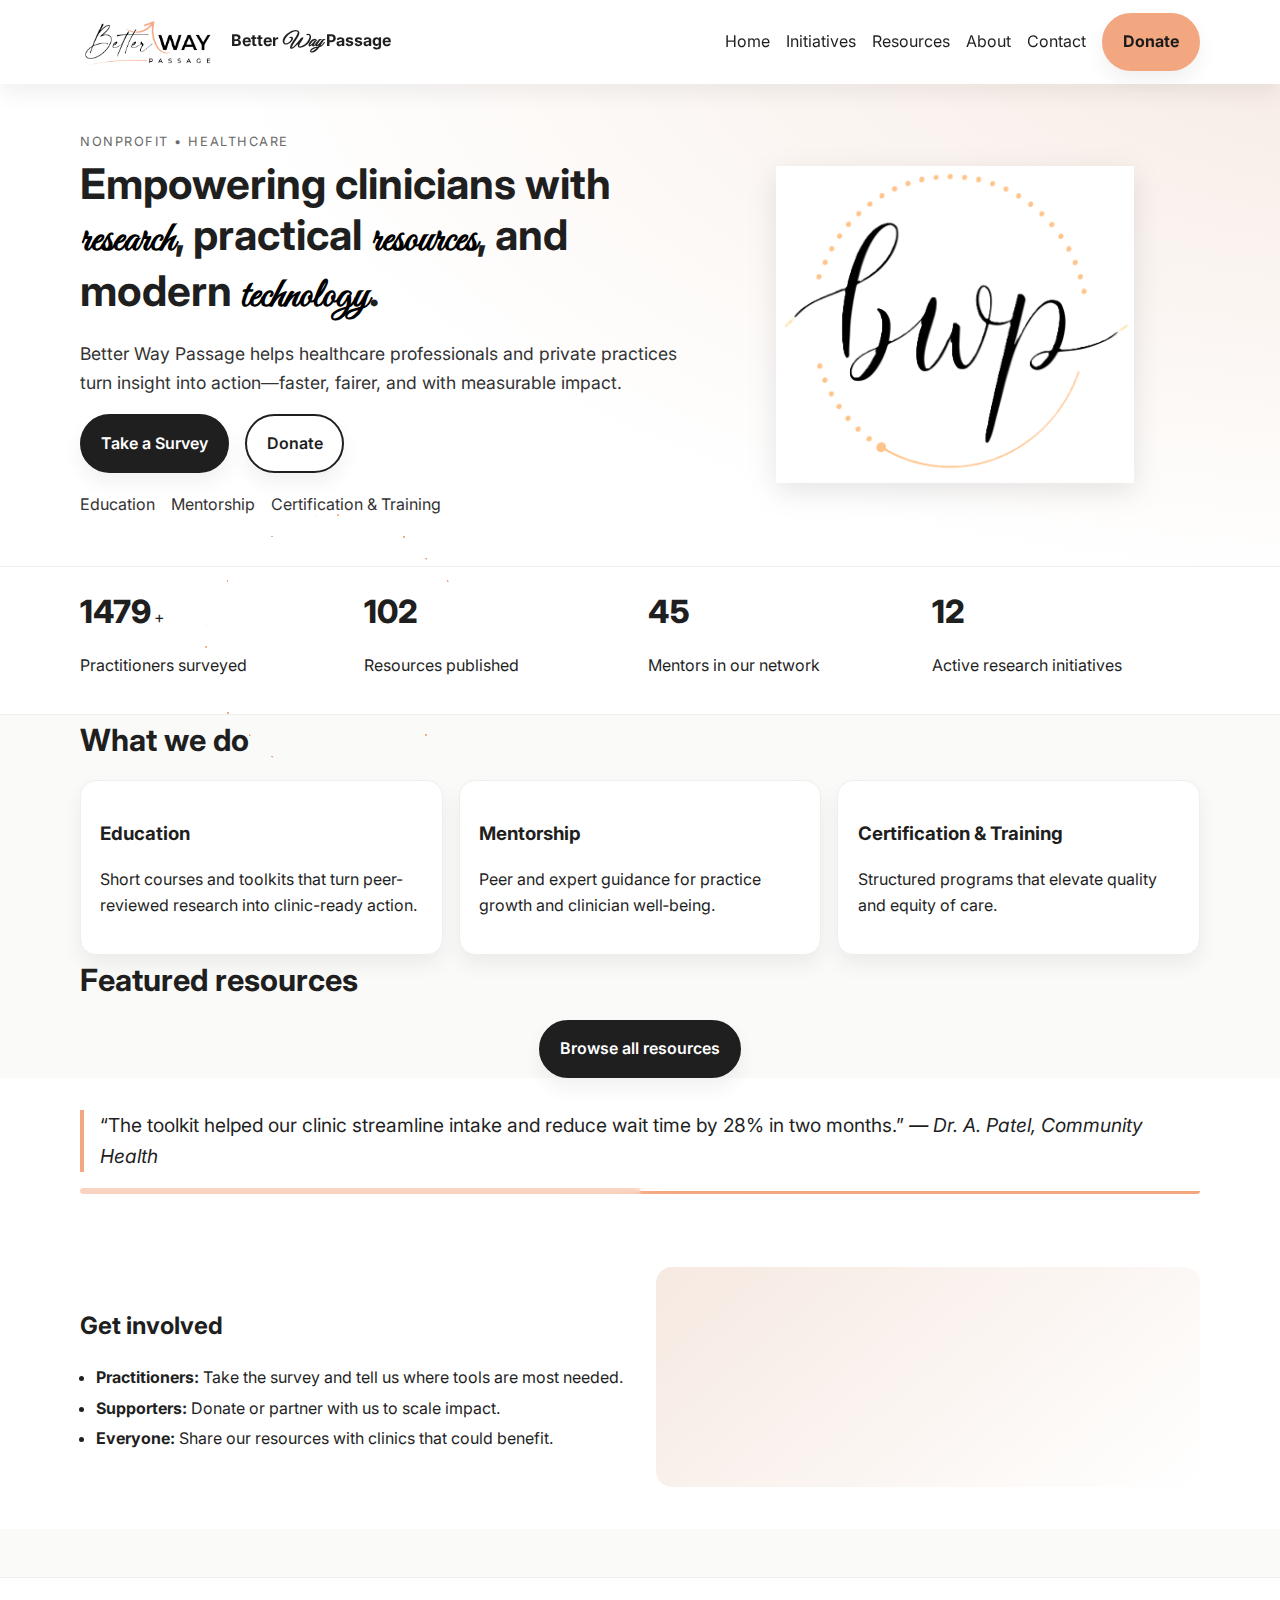
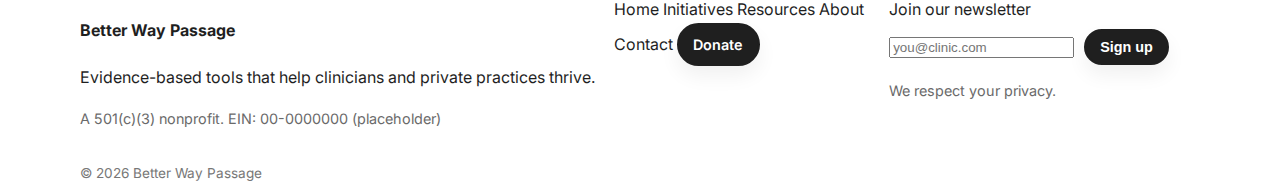
<file: index.html>
<!doctype html>
<html lang="en">
<head>
  <meta charset="utf-8" />
  <meta name="viewport" content="width=device-width, initial-scale=1" />
  <title>Better Way Passage</title>
  <meta name="description" content="Better Way Passage turns research into practical tools—education, mentorship, and training—for clinicians and practices." />
  <meta property="og:title" content="Better Way Passage" />
  <meta property="og:description" content="Empowering clinicians and private practices through research, resources, and technology." />
  <meta property="og:type" content="website" />
  <meta property="og:image" content="img/bwp_wordmark_header.png" />
  <link rel="preconnect" href="https://fonts.gstatic.com" crossorigin>
  <link href="https://fonts.googleapis.com/css2?family=Great+Vibes&family=Inter:wght@300;400;500;600;700;800&display=swap" rel="stylesheet">
  <link rel="stylesheet" href="css/style.css" />
  <link rel="icon" href="img/favicon.png" />
  <link rel="canonical" href="https://bwpinc.org/" />

  <script type="application/ld+json">{"@context": "https://schema.org", "@type": "Organization", "name": "Better Way Passage", "url": "https://bwpinc.org/", "logo": "img/bwp_wordmark_header.png", "sameAs": []}</script>
</head>
<body>
<a class="skip-link" href="#main">Skip to content</a>
<header class="site-header">
  <div class="container nav">
    <a class="brand" href="index.html">
      <img src="img/bwp_wordmark_header.png" alt="Better Way Passage logo" />
      <span class="brand-text">Better <em>Way</em> Passage</span>
    </a>
    <button class="nav-toggle" aria-expanded="false" aria-controls="menu" aria-label="Toggle navigation">
      <span></span><span></span><span></span>
    </button>
    <nav id="menu" class="menu" aria-label="Main">
      <a href="index.html">Home</a>
      <a href="initiatives.html">Initiatives</a>
      <a href="resources.html">Resources</a>
      <a href="about.html">About</a>
      <a href="contact.html">Contact</a>
      <a class="btn donate" href="donate.html">Donate</a>
    </nav>
  </div>
</header>
<main id="main">

<section class="hero">
  <div class="container hero-inner">
    <div class="hero-copy">
      <p class="eyebrow">Nonprofit • Healthcare</p>
      <h1>Empowering clinicians with <span class="accent">research</span>, practical <span class="accent">resources</span>, and modern <span class="accent">technology</span>.</h1>
      <p class="lead">Better Way Passage helps healthcare professionals and private practices turn insight into action—faster, fairer, and with measurable impact.</p>
      <div class="cta-row">
        <a href="survey.html" class="btn">Take a Survey</a>
        <a href="donate.html" class="btn outline">Donate</a>
      </div>
      <ul class="checks">
        <li>Education</li>
        <li>Mentorship</li>
        <li>Certification & Training</li>
      </ul>
    </div>
    <div class="hero-art" aria-hidden="true"><img class="hero-logo reveal" src="img/bwp_logo_hero.png" alt="" /></div>
      <div class="dots"></div>
    </div>
  </div>
</section>

<section class="stats">
  <div class="container stat-grid">
    <div><span class="num" data-target="2300">0</span><span class="suffix">+</span><p>Practitioners surveyed</p></div>
    <div><span class="num" data-target="120">0</span><p>Resources published</p></div>
    <div><span class="num" data-target="45">0</span><p>Mentors in our network</p></div>
    <div><span class="num" data-target="12">0</span><p>Active research initiatives</p></div>
  </div>
</section>

<section class="what-we-do">
  <div class="container">
    <h2 class="section-title">What we do</h2>
    <div class="card-grid">
      <a class="card" href="initiatives.html#education">
        <h3>Education</h3>
        <p>Short courses and toolkits that turn peer-reviewed research into clinic-ready action.</p>
      </a>
      <a class="card" href="initiatives.html#mentorship">
        <h3>Mentorship</h3>
        <p>Peer and expert guidance for practice growth and clinician well‑being.</p>
      </a>
      <a class="card" href="initiatives.html#certification">
        <h3>Certification & Training</h3>
        <p>Structured programs that elevate quality and equity of care.</p>
      </a>
    </div>
  </div>
</section>

<section class="featured-resources">
  <div class="container">
    <h2 class="section-title">Featured resources</h2>
    <div id="featured-resources" class="card-grid"></div>
    <div class="center"><a class="btn" href="resources.html">Browse all resources</a></div>
  </div>
</section>

<section class="story">
  <div class="container story-inner">
    <blockquote>
      “The toolkit helped our clinic streamline intake and reduce wait time by 28% in two months.”
      <cite>— Dr. A. Patel, Community Health</cite>
    </blockquote>
    <div class="curve" aria-hidden="true"></div>
  </div>
</section>


<section class="section-block alt">
  <div class="container two-col">
    <div>
      <h2>Get involved</h2>
      <ul class="list">
        <li><strong>Practitioners:</strong> <a href="survey.html">Take the survey</a> and tell us where tools are most needed.</li>
        <li><strong>Supporters:</strong> <a href="donate.html">Donate</a> or <a href="contact.html">partner with us</a> to scale impact.</li>
        <li><strong>Everyone:</strong> Share our resources with clinics that could benefit.</li>
      </ul>
    </div>
    <div class="panel"></div>
  </div>
</section>

</main>
<footer class="site-footer">
  <div class="container footer-grid">
    <div>
      <h4>Better Way Passage</h4>
      <p>Evidence-based tools that help clinicians and private practices thrive.</p>
      <p class="fine">A 501(c)(3) nonprofit. EIN: 00-0000000 (placeholder)</p>
    </div>
    <nav aria-label="Footer">
      <a href="index.html">Home</a>
      <a href="initiatives.html">Initiatives</a>
      <a href="resources.html">Resources</a>
      <a href="about.html">About</a>
      <a href="contact.html">Contact</a>
      <a href="donate.html" class="btn small">Donate</a>
    </nav>
    <form class="newsletter" action="#" method="post" onsubmit="return subscribeEmail(event)">
      <label for="newsletter-email">Join our newsletter</label>
      <div class="row">
        <input id="newsletter-email" name="email" type="email" placeholder="you@clinic.com" required />
        <button class="btn small" type="submit">Sign up</button>
      </div>
      <p class="fine">We respect your privacy.</p>
    </form>
  </div>
  <div class="container tiny">© <span id="year"></span> Better Way Passage</div>
</footer>
<script src="js/main.js"></script>
</body>
</html>
</file>
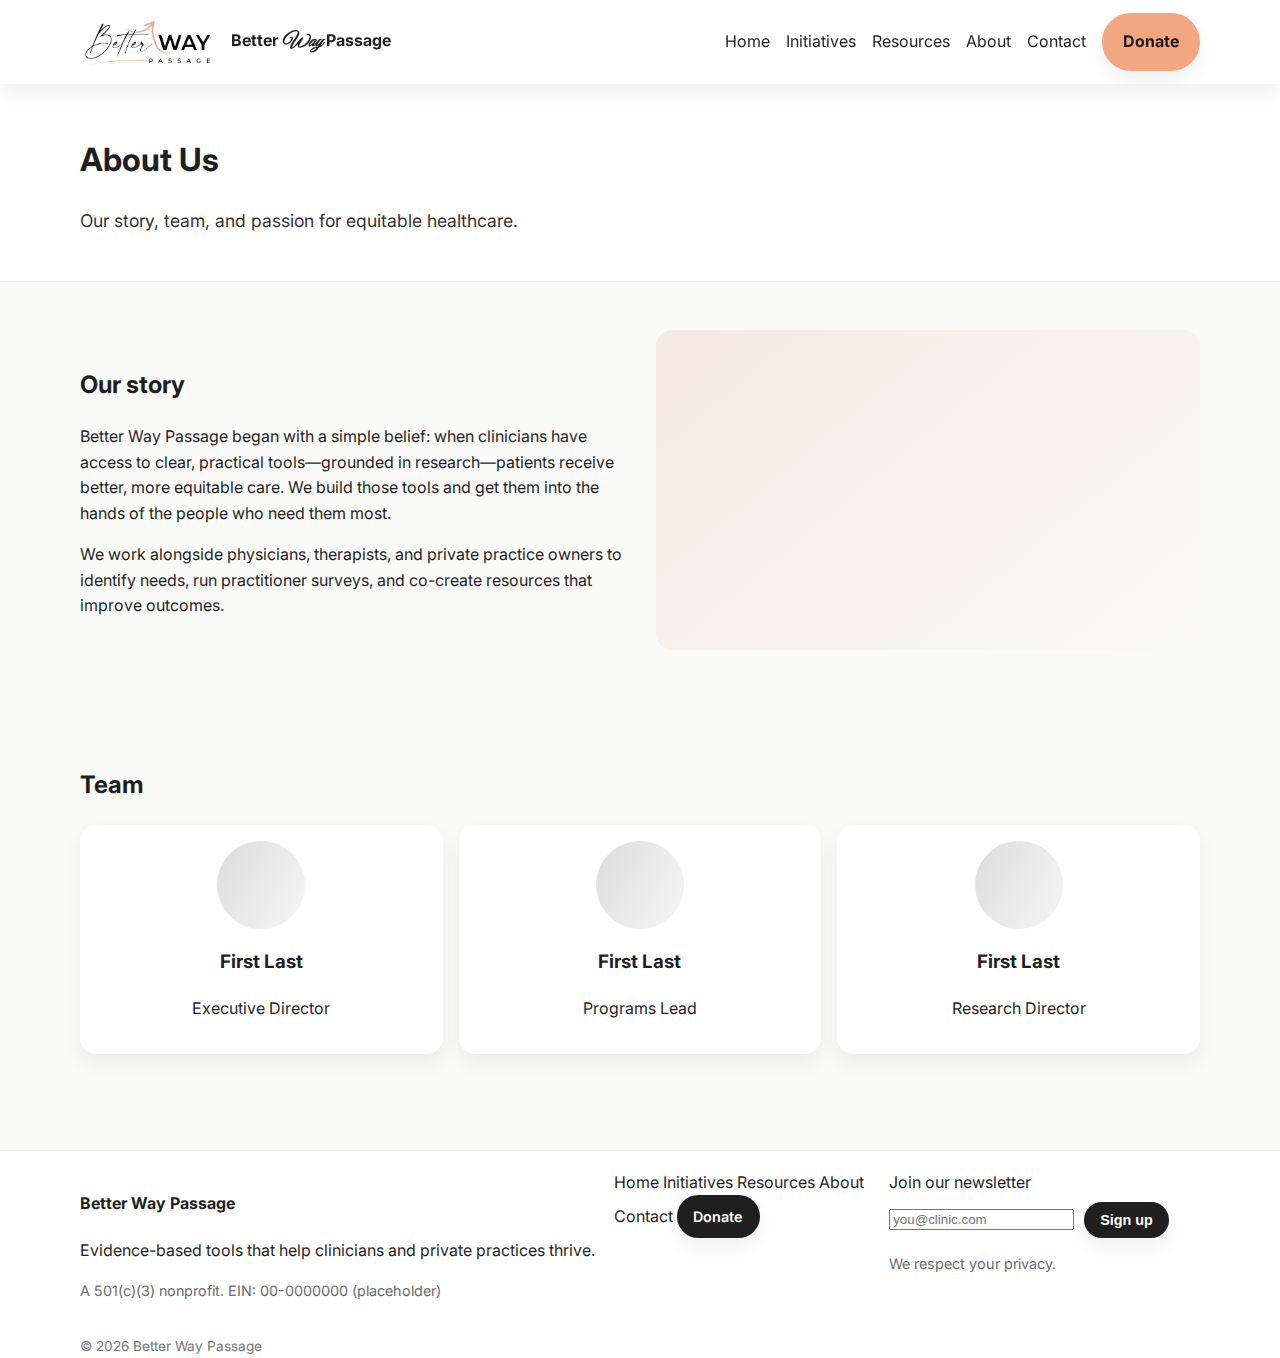
<file: about.html>
<!doctype html>
<html lang="en">
<head>
  <meta charset="utf-8" />
  <meta name="viewport" content="width=device-width, initial-scale=1" />
  <title>Better Way Passage</title>
  <meta name="description" content="Better Way Passage empowers healthcare professionals with research, resources, mentorship, and technology tools." />
  <meta property="og:title" content="Better Way Passage" />
  <meta property="og:description" content="Empowering clinicians and private practices through research, resources, and technology." />
  <meta property="og:type" content="website" />
  <meta property="og:image" content="img/bwp_wordmark_header.png" />
  <link rel="preconnect" href="https://fonts.gstatic.com" crossorigin>
  <link href="https://fonts.googleapis.com/css2?family=Great+Vibes&family=Inter:wght@300;400;500;600;700;800&display=swap" rel="stylesheet">
  <link rel="stylesheet" href="css/style.css" />
  <link rel="icon" href="img/favicon.png" />
</head>
<body>
<a class="skip-link" href="#main">Skip to content</a>
<header class="site-header">
  <div class="container nav">
    <a class="brand" href="index.html">
      <img src="img/bwp_wordmark_header.png" alt="Better Way Passage logo" />
      <span class="brand-text">Better <em>Way</em> Passage</span>
    </a>
    <button class="nav-toggle" aria-expanded="false" aria-controls="menu" aria-label="Toggle navigation">
      <span></span><span></span><span></span>
    </button>
    <nav id="menu" class="menu" aria-label="Main">
      <a href="index.html">Home</a>
      <a href="initiatives.html">Initiatives</a>
      <a href="resources.html">Resources</a>
      <a href="about.html">About</a>
      <a href="contact.html">Contact</a>
      <a class="btn donate" href="donate.html">Donate</a>
    </nav>
  </div>
</header>
<main id="main">

<section class="page-hero small">
  <div class="container">
    <h1>About Us</h1>
    <p class="lead">Our story, team, and passion for equitable healthcare.</p>
  </div>
</section>

<section class="container two-col section-gap">
  <div>
    <h2>Our story</h2>
    <p>Better Way Passage began with a simple belief: when clinicians have access to clear, practical tools—grounded in research—patients receive better, more equitable care. We build those tools and get them into the hands of the people who need them most.</p>
    <p>We work alongside physicians, therapists, and private practice owners to identify needs, run practitioner surveys, and co-create resources that improve outcomes.</p>
  </div>
  <div class="panel tall"></div>
</section>

<section class="container section-gap">
  <h2>Team</h2>
  <div class="team-grid">
    <div class="team-card">
      <div class="avatar" aria-hidden="true"></div>
      <h3>First Last</h3>
      <p>Executive Director</p>
    </div>
    <div class="team-card">
      <div class="avatar" aria-hidden="true"></div>
      <h3>First Last</h3>
      <p>Programs Lead</p>
    </div>
    <div class="team-card">
      <div class="avatar" aria-hidden="true"></div>
      <h3>First Last</h3>
      <p>Research Director</p>
    </div>
  </div>
</section>

</main>
<footer class="site-footer">
  <div class="container footer-grid">
    <div>
      <h4>Better Way Passage</h4>
      <p>Evidence-based tools that help clinicians and private practices thrive.</p>
      <p class="fine">A 501(c)(3) nonprofit. EIN: 00-0000000 (placeholder)</p>
    </div>
    <nav aria-label="Footer">
      <a href="index.html">Home</a>
      <a href="initiatives.html">Initiatives</a>
      <a href="resources.html">Resources</a>
      <a href="about.html">About</a>
      <a href="contact.html">Contact</a>
      <a href="donate.html" class="btn small">Donate</a>
    </nav>
    <form class="newsletter" action="#" method="post" onsubmit="return subscribeEmail(event)">
      <label for="newsletter-email">Join our newsletter</label>
      <div class="row">
        <input id="newsletter-email" name="email" type="email" placeholder="you@clinic.com" required />
        <button class="btn small" type="submit">Sign up</button>
      </div>
      <p class="fine">We respect your privacy.</p>
    </form>
  </div>
  <div class="container tiny">© <span id="year"></span> Better Way Passage</div>
</footer>
<script src="js/main.js"></script>
</body>
</html>
</file>
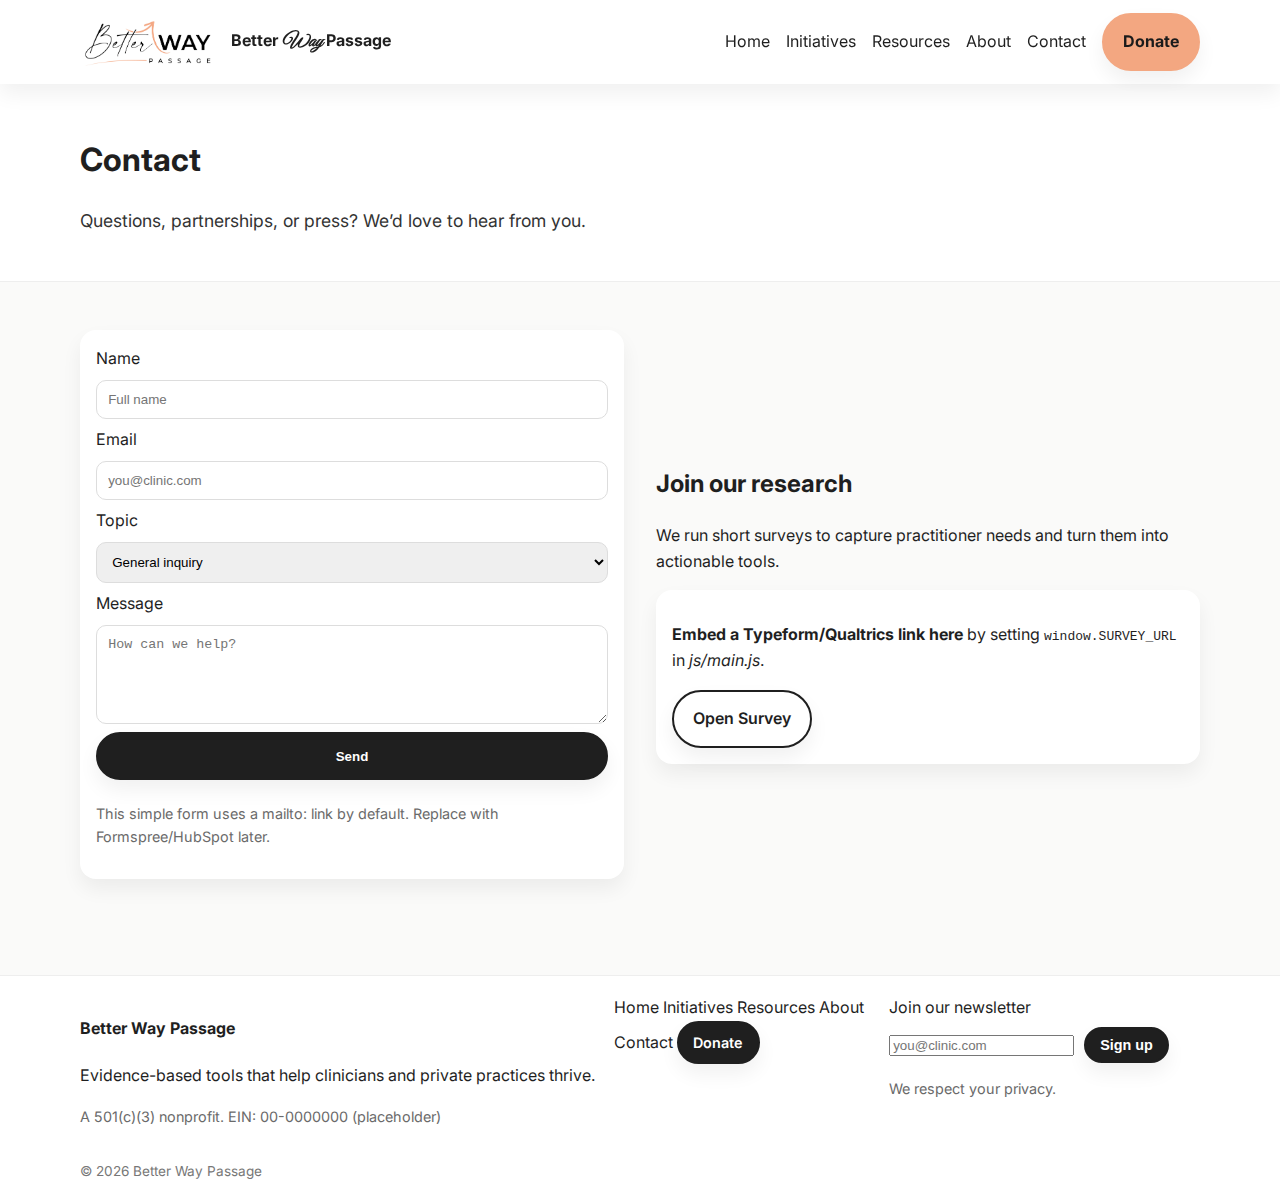
<file: contact.html>
<!doctype html>
<html lang="en">
<head>
  <meta charset="utf-8" />
  <meta name="viewport" content="width=device-width, initial-scale=1" />
  <title>Better Way Passage</title>
  <meta name="description" content="Better Way Passage empowers healthcare professionals with research, resources, mentorship, and technology tools." />
  <meta property="og:title" content="Better Way Passage" />
  <meta property="og:description" content="Empowering clinicians and private practices through research, resources, and technology." />
  <meta property="og:type" content="website" />
  <meta property="og:image" content="img/bwp_wordmark_header.png" />
  <link rel="preconnect" href="https://fonts.gstatic.com" crossorigin>
  <link href="https://fonts.googleapis.com/css2?family=Great+Vibes&family=Inter:wght@300;400;500;600;700;800&display=swap" rel="stylesheet">
  <link rel="stylesheet" href="css/style.css" />
  <link rel="icon" href="img/favicon.png" />
</head>
<body>
<a class="skip-link" href="#main">Skip to content</a>
<header class="site-header">
  <div class="container nav">
    <a class="brand" href="index.html">
      <img src="img/bwp_wordmark_header.png" alt="Better Way Passage logo" />
      <span class="brand-text">Better <em>Way</em> Passage</span>
    </a>
    <button class="nav-toggle" aria-expanded="false" aria-controls="menu" aria-label="Toggle navigation">
      <span></span><span></span><span></span>
    </button>
    <nav id="menu" class="menu" aria-label="Main">
      <a href="index.html">Home</a>
      <a href="initiatives.html">Initiatives</a>
      <a href="resources.html">Resources</a>
      <a href="about.html">About</a>
      <a href="contact.html">Contact</a>
      <a class="btn donate" href="donate.html">Donate</a>
    </nav>
  </div>
</header>
<main id="main">

<section class="page-hero small">
  <div class="container">
    <h1>Contact</h1>
    <p class="lead">Questions, partnerships, or press? We’d love to hear from you.</p>
  </div>
</section>

<section class="container section-gap two-col">
  <form class="contact-form" onsubmit="return submitContact(event)">
    <label for="name">Name</label>
    <input id="name" name="name" placeholder="Full name" required />
    <label for="email">Email</label>
    <input id="email" name="email" type="email" placeholder="you@clinic.com" required />
    <label for="topic">Topic</label>
    <select id="topic" name="topic">
      <option>General inquiry</option>
      <option>Partnership</option>
      <option>Media</option>
    </select>
    <label for="message">Message</label>
    <textarea id="message" name="message" rows="5" placeholder="How can we help?" required></textarea>
    <button class="btn" type="submit">Send</button>
    <p class="fine">This simple form uses a mailto: link by default. Replace with Formspree/HubSpot later.</p>
  </form>

  <aside id="survey" class="survey">
    <h2>Join our research</h2>
    <p>We run short surveys to capture practitioner needs and turn them into actionable tools.</p>
    <div class="survey-box">
      <p><strong>Embed a Typeform/Qualtrics link here</strong> by setting <code>window.SURVEY_URL</code> in <em>js/main.js</em>.</p>
      <a class="btn outline" href="#" id="survey-link" target="_blank" rel="noopener">Open Survey</a>
    </div>
  </aside>
</section>

</main>
<footer class="site-footer">
  <div class="container footer-grid">
    <div>
      <h4>Better Way Passage</h4>
      <p>Evidence-based tools that help clinicians and private practices thrive.</p>
      <p class="fine">A 501(c)(3) nonprofit. EIN: 00-0000000 (placeholder)</p>
    </div>
    <nav aria-label="Footer">
      <a href="index.html">Home</a>
      <a href="initiatives.html">Initiatives</a>
      <a href="resources.html">Resources</a>
      <a href="about.html">About</a>
      <a href="contact.html">Contact</a>
      <a href="donate.html" class="btn small">Donate</a>
    </nav>
    <form class="newsletter" action="#" method="post" onsubmit="return subscribeEmail(event)">
      <label for="newsletter-email">Join our newsletter</label>
      <div class="row">
        <input id="newsletter-email" name="email" type="email" placeholder="you@clinic.com" required />
        <button class="btn small" type="submit">Sign up</button>
      </div>
      <p class="fine">We respect your privacy.</p>
    </form>
  </div>
  <div class="container tiny">© <span id="year"></span> Better Way Passage</div>
</footer>
<script src="js/main.js"></script>
</body>
</html>
</file>
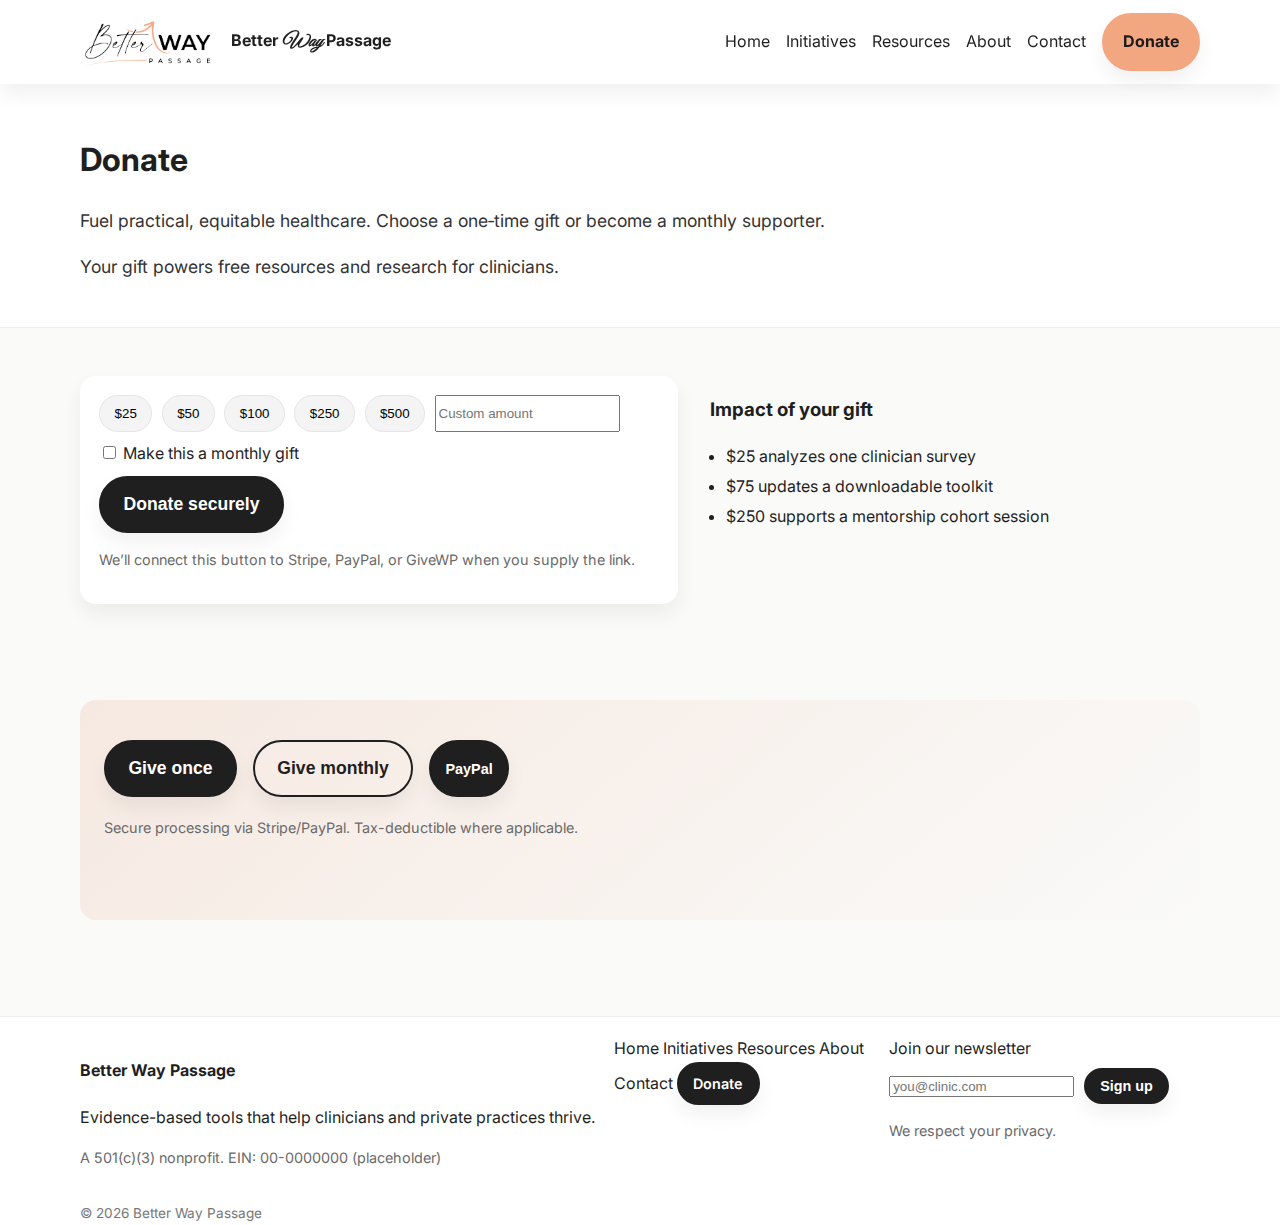
<file: donate.html>
<!doctype html>
<html lang="en">
<head>
  <meta charset="utf-8" />
  <meta name="viewport" content="width=device-width, initial-scale=1" />
  <title>Better Way Passage</title>
  <meta name="description" content="Better Way Passage empowers healthcare professionals with research, resources, mentorship, and technology tools." />
  <meta property="og:title" content="Better Way Passage" />
  <meta property="og:description" content="Empowering clinicians and private practices through research, resources, and technology." />
  <meta property="og:type" content="website" />
  <meta property="og:image" content="img/bwp_wordmark_header.png" />
  <link rel="preconnect" href="https://fonts.gstatic.com" crossorigin>
  <link href="https://fonts.googleapis.com/css2?family=Great+Vibes&family=Inter:wght@300;400;500;600;700;800&display=swap" rel="stylesheet">
  <link rel="stylesheet" href="css/style.css" />
  <link rel="icon" href="img/favicon.png" />
</head>
<body>
<a class="skip-link" href="#main">Skip to content</a>
<header class="site-header">
  <div class="container nav">
    <a class="brand" href="index.html">
      <img src="img/bwp_wordmark_header.png" alt="Better Way Passage logo" />
      <span class="brand-text">Better <em>Way</em> Passage</span>
    </a>
    <button class="nav-toggle" aria-expanded="false" aria-controls="menu" aria-label="Toggle navigation">
      <span></span><span></span><span></span>
    </button>
    <nav id="menu" class="menu" aria-label="Main">
      <a href="index.html">Home</a>
      <a href="initiatives.html">Initiatives</a>
      <a href="resources.html">Resources</a>
      <a href="about.html">About</a>
      <a href="contact.html">Contact</a>
      <a class="btn donate" href="donate.html">Donate</a>
    </nav>
  </div>
</header>
<main id="main">

<section class="page-hero small">
  <div class="container">
    <h1>Donate</h1><p class='lead'>Fuel practical, equitable healthcare. Choose a one‑time gift or become a monthly supporter.</p>
    <p class="lead">Your gift powers free resources and research for clinicians.</p>
  </div>
</section>

<section class="container section-gap">
  <div class="donate-grid">
    <div class="donate-panel">
      <div class="amounts" role="group" aria-label="Donation amounts">
        <button class="chip" data-amt="25">$25</button>
        <button class="chip" data-amt="50">$50</button>
        <button class="chip" data-amt="100">$100</button>
        <button class="chip" data-amt="250">$250</button>
        <button class="chip" data-amt="500">$500</button>
        <input id="custom-amt" type="number" min="1" step="1" placeholder="Custom amount" aria-label="Custom amount" />
      </div>
      <div class="row">
        <label><input id="recurring" type="checkbox" /> Make this a monthly gift</label>
      </div>
      <button class="btn big" onclick="handleDonate()">Donate securely</button>
      <p class="fine">We’ll connect this button to Stripe, PayPal, or GiveWP when you supply the link.</p>
    </div>
    <aside class="donate-impact">
      <h3>Impact of your gift</h3>
      <ul class="list">
        <li>$25 analyzes one clinician survey</li>
        <li>$75 updates a downloadable toolkit</li>
        <li>$250 supports a mentorship cohort session</li>
      </ul>
    </aside>
  </div>
</section>


<section class="container section-gap">
  <div class="panel" style="padding:1.5rem">
    <div class="cta-row">
      <button class="btn big" data-donate="once">Give once</button>
      <button class="btn big outline" data-donate="recurring">Give monthly</button>
      <button class="btn small" data-donate="paypal" aria-label="Donate via PayPal">PayPal</button>
    </div>
    <p class="fine">Secure processing via Stripe/PayPal. Tax-deductible where applicable.</p>
  </div>
</section>

</main>
<footer class="site-footer">
  <div class="container footer-grid">
    <div>
      <h4>Better Way Passage</h4>
      <p>Evidence-based tools that help clinicians and private practices thrive.</p>
      <p class="fine">A 501(c)(3) nonprofit. EIN: 00-0000000 (placeholder)</p>
    </div>
    <nav aria-label="Footer">
      <a href="index.html">Home</a>
      <a href="initiatives.html">Initiatives</a>
      <a href="resources.html">Resources</a>
      <a href="about.html">About</a>
      <a href="contact.html">Contact</a>
      <a href="donate.html" class="btn small">Donate</a>
    </nav>
    <form class="newsletter" action="#" method="post" onsubmit="return subscribeEmail(event)">
      <label for="newsletter-email">Join our newsletter</label>
      <div class="row">
        <input id="newsletter-email" name="email" type="email" placeholder="you@clinic.com" required />
        <button class="btn small" type="submit">Sign up</button>
      </div>
      <p class="fine">We respect your privacy.</p>
    </form>
  </div>
  <div class="container tiny">© <span id="year"></span> Better Way Passage</div>
</footer>
<script src="js/main.js"></script>
</body>
</html>
</file>
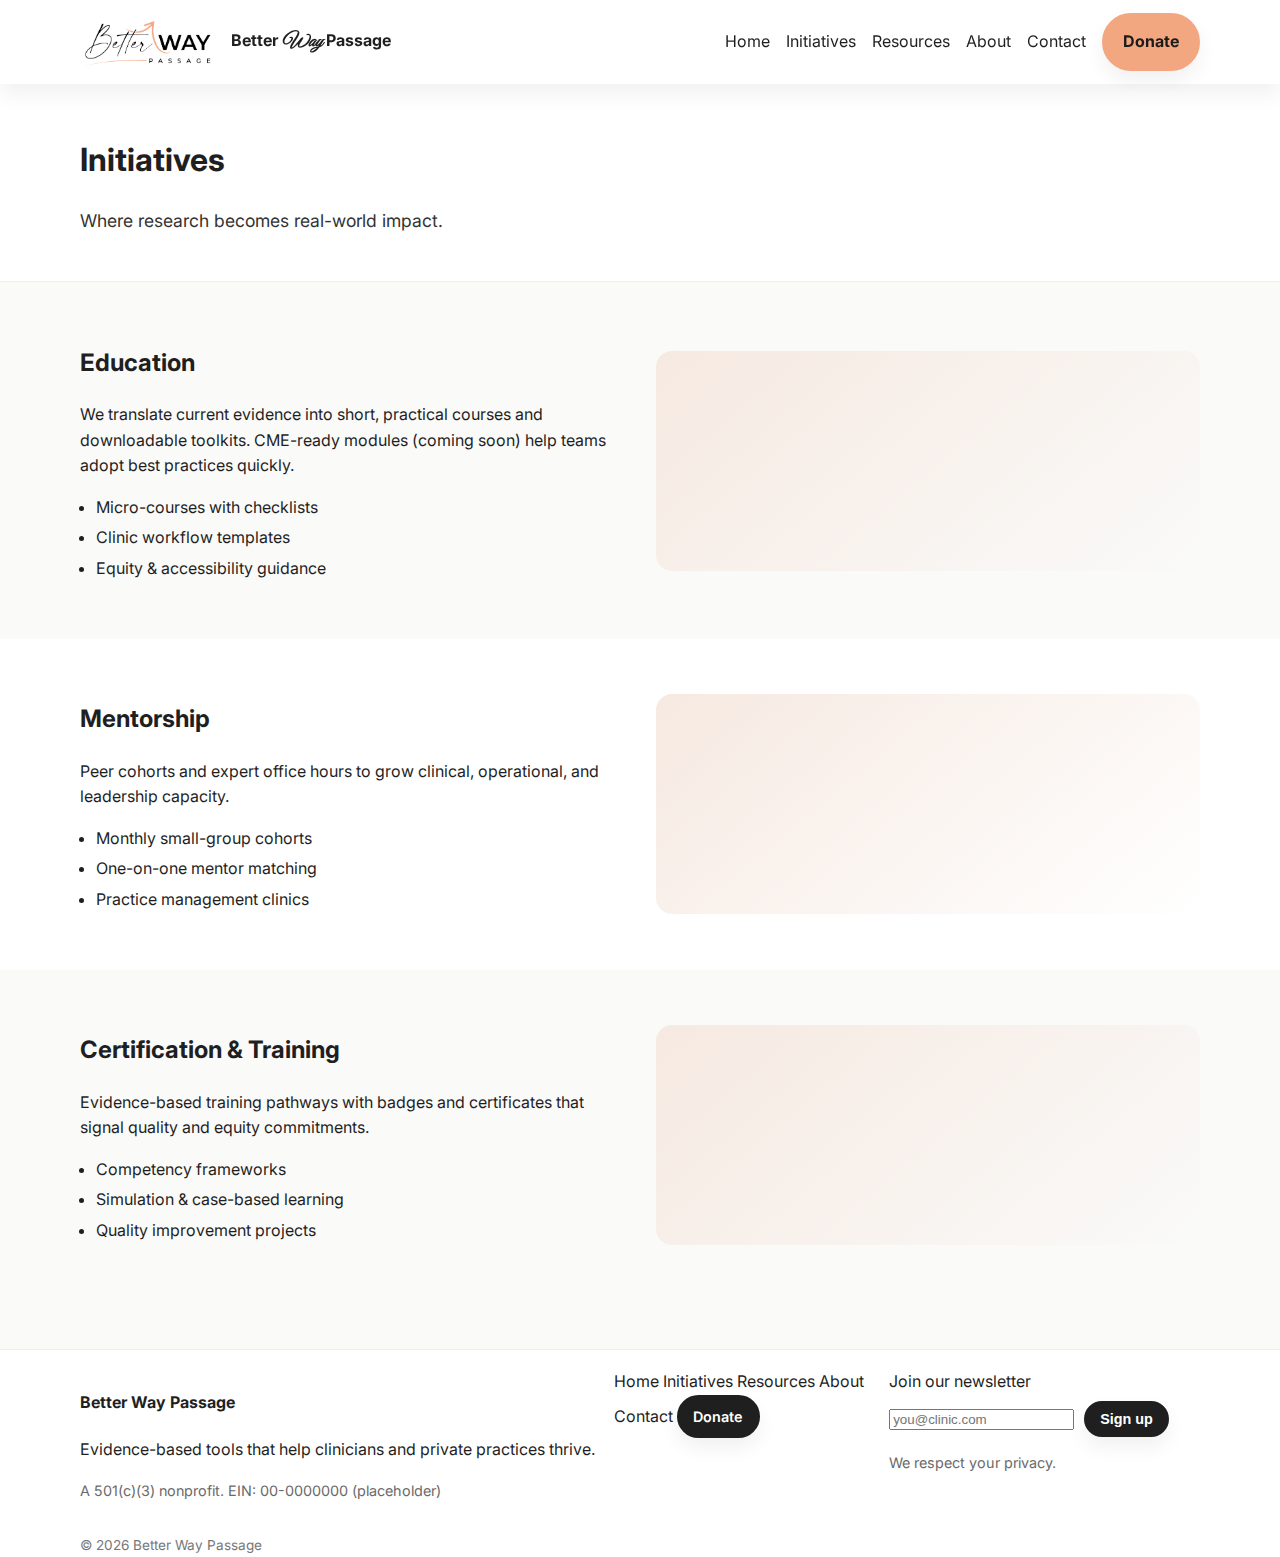
<file: initiatives.html>
<!doctype html>
<html lang="en">
<head>
  <meta charset="utf-8" />
  <meta name="viewport" content="width=device-width, initial-scale=1" />
  <title>Better Way Passage</title>
  <meta name="description" content="Better Way Passage empowers healthcare professionals with research, resources, mentorship, and technology tools." />
  <meta property="og:title" content="Better Way Passage" />
  <meta property="og:description" content="Empowering clinicians and private practices through research, resources, and technology." />
  <meta property="og:type" content="website" />
  <meta property="og:image" content="img/bwp_wordmark_header.png" />
  <link rel="preconnect" href="https://fonts.gstatic.com" crossorigin>
  <link href="https://fonts.googleapis.com/css2?family=Great+Vibes&family=Inter:wght@300;400;500;600;700;800&display=swap" rel="stylesheet">
  <link rel="stylesheet" href="css/style.css" />
  <link rel="icon" href="img/favicon.png" />
</head>
<body>
<a class="skip-link" href="#main">Skip to content</a>
<header class="site-header">
  <div class="container nav">
    <a class="brand" href="index.html">
      <img src="img/bwp_wordmark_header.png" alt="Better Way Passage logo" />
      <span class="brand-text">Better <em>Way</em> Passage</span>
    </a>
    <button class="nav-toggle" aria-expanded="false" aria-controls="menu" aria-label="Toggle navigation">
      <span></span><span></span><span></span>
    </button>
    <nav id="menu" class="menu" aria-label="Main">
      <a href="index.html">Home</a>
      <a href="initiatives.html">Initiatives</a>
      <a href="resources.html">Resources</a>
      <a href="about.html">About</a>
      <a href="contact.html">Contact</a>
      <a class="btn donate" href="donate.html">Donate</a>
    </nav>
  </div>
</header>
<main id="main">

<section class="page-hero small">
  <div class="container">
    <h1>Initiatives</h1>
    <p class="lead">Where research becomes real-world impact.</p>
  </div>
</section>

<section id="education" class="section-block">
  <div class="container two-col">
    <div>
      <h2>Education</h2>
      <p>We translate current evidence into short, practical courses and downloadable toolkits. CME-ready modules (coming soon) help teams adopt best practices quickly.</p>
      <ul class="list">
        <li>Micro-courses with checklists</li>
        <li>Clinic workflow templates</li>
        <li>Equity & accessibility guidance</li>
      </ul>
    </div>
    <div class="panel"></div>
  </div>
</section>

<section id="mentorship" class="section-block alt">
  <div class="container two-col">
    <div>
      <h2>Mentorship</h2>
      <p>Peer cohorts and expert office hours to grow clinical, operational, and leadership capacity.</p>
      <ul class="list">
        <li>Monthly small-group cohorts</li>
        <li>One-on-one mentor matching</li>
        <li>Practice management clinics</li>
      </ul>
    </div>
    <div class="panel"></div>
  </div>
</section>

<section id="certification" class="section-block">
  <div class="container two-col">
    <div>
      <h2>Certification & Training</h2>
      <p>Evidence-based training pathways with badges and certificates that signal quality and equity commitments.</p>
      <ul class="list">
        <li>Competency frameworks</li>
        <li>Simulation & case-based learning</li>
        <li>Quality improvement projects</li>
      </ul>
    </div>
    <div class="panel"></div>
  </div>
</section>

</main>
<footer class="site-footer">
  <div class="container footer-grid">
    <div>
      <h4>Better Way Passage</h4>
      <p>Evidence-based tools that help clinicians and private practices thrive.</p>
      <p class="fine">A 501(c)(3) nonprofit. EIN: 00-0000000 (placeholder)</p>
    </div>
    <nav aria-label="Footer">
      <a href="index.html">Home</a>
      <a href="initiatives.html">Initiatives</a>
      <a href="resources.html">Resources</a>
      <a href="about.html">About</a>
      <a href="contact.html">Contact</a>
      <a href="donate.html" class="btn small">Donate</a>
    </nav>
    <form class="newsletter" action="#" method="post" onsubmit="return subscribeEmail(event)">
      <label for="newsletter-email">Join our newsletter</label>
      <div class="row">
        <input id="newsletter-email" name="email" type="email" placeholder="you@clinic.com" required />
        <button class="btn small" type="submit">Sign up</button>
      </div>
      <p class="fine">We respect your privacy.</p>
    </form>
  </div>
  <div class="container tiny">© <span id="year"></span> Better Way Passage</div>
</footer>
<script src="js/main.js"></script>
</body>
</html>
</file>
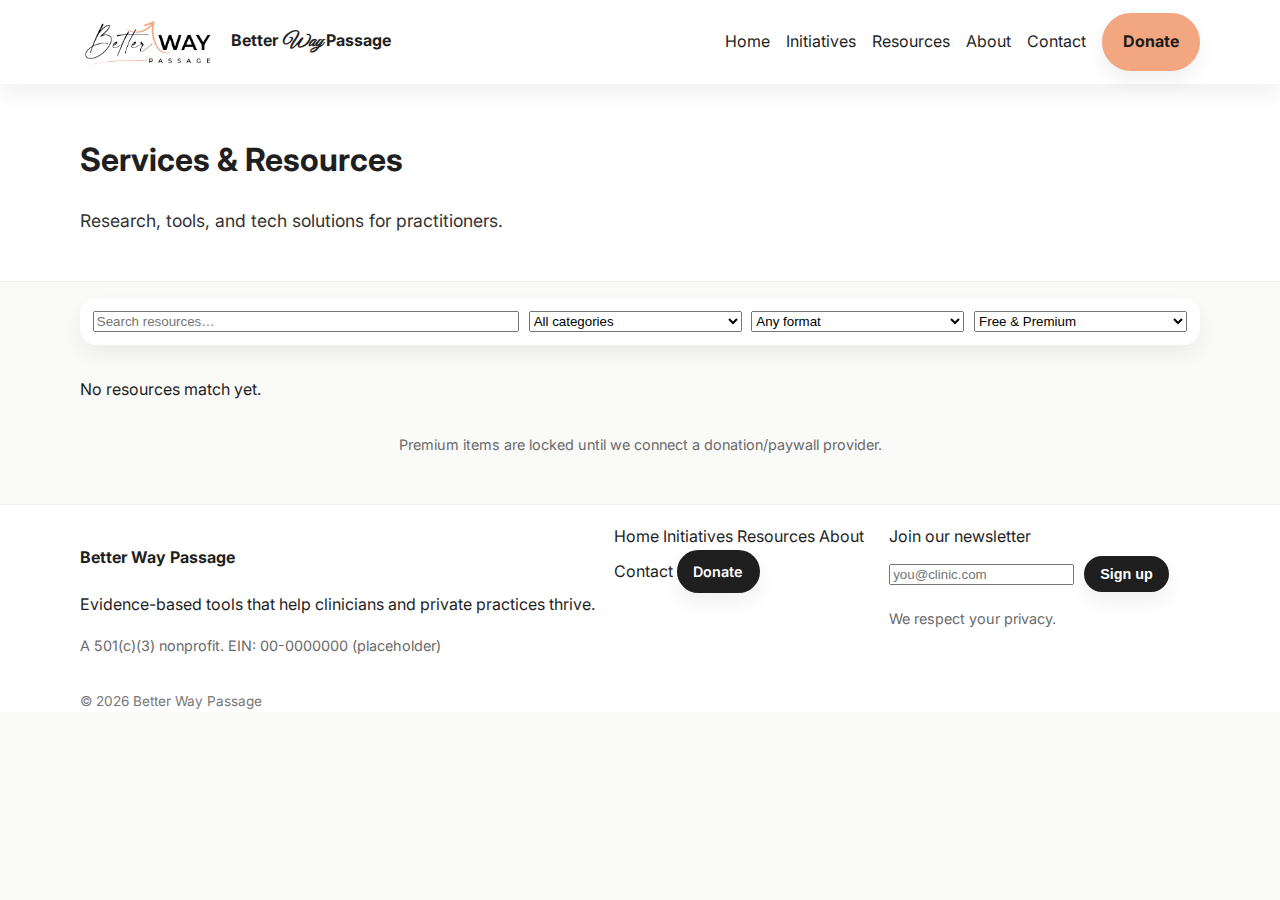
<file: resources.html>
<!doctype html>
<html lang="en">
<head>
  <meta charset="utf-8" />
  <meta name="viewport" content="width=device-width, initial-scale=1" />
  <title>Better Way Passage</title>
  <meta name="description" content="Better Way Passage empowers healthcare professionals with research, resources, mentorship, and technology tools." />
  <meta property="og:title" content="Better Way Passage" />
  <meta property="og:description" content="Empowering clinicians and private practices through research, resources, and technology." />
  <meta property="og:type" content="website" />
  <meta property="og:image" content="img/bwp_wordmark_header.png" />
  <link rel="preconnect" href="https://fonts.gstatic.com" crossorigin>
  <link href="https://fonts.googleapis.com/css2?family=Great+Vibes&family=Inter:wght@300;400;500;600;700;800&display=swap" rel="stylesheet">
  <link rel="stylesheet" href="css/style.css" />
  <link rel="icon" href="img/favicon.png" />
</head>
<body>
<a class="skip-link" href="#main">Skip to content</a>
<header class="site-header">
  <div class="container nav">
    <a class="brand" href="index.html">
      <img src="img/bwp_wordmark_header.png" alt="Better Way Passage logo" />
      <span class="brand-text">Better <em>Way</em> Passage</span>
    </a>
    <button class="nav-toggle" aria-expanded="false" aria-controls="menu" aria-label="Toggle navigation">
      <span></span><span></span><span></span>
    </button>
    <nav id="menu" class="menu" aria-label="Main">
      <a href="index.html">Home</a>
      <a href="initiatives.html">Initiatives</a>
      <a href="resources.html">Resources</a>
      <a href="about.html">About</a>
      <a href="contact.html">Contact</a>
      <a class="btn donate" href="donate.html">Donate</a>
    </nav>
  </div>
</header>
<main id="main">

<section class="page-hero small">
  <div class="container">
    <h1>Services & Resources</h1>
    <p class="lead">Research, tools, and tech solutions for practitioners.</p>
  </div>
</section>

<section class="container filters">
  <form id="filters" onsubmit="return false" class="filter-grid" aria-label="Resource filters">
    <input type="search" id="q" placeholder="Search resources…" aria-label="Search resources" />
    <select id="category" aria-label="Category">
      <option value="">All categories</option>
      <option>Research</option>
      <option>Toolkit</option>
      <option>Template</option>
      <option>Tech</option>
    </select>
    <select id="format" aria-label="Format">
      <option value="">Any format</option>
      <option>PDF</option>
      <option>Video</option>
      <option>Web Tool</option>
    </select>
    <select id="access" aria-label="Access">
      <option value="">Free & Premium</option>
      <option>Free</option>
      <option>Premium</option>
    </select>
  </form>
</section>

<section class="container">
  <div id="resource-list" class="card-grid three"></div>
  <p class="fine center">Premium items are locked until we connect a donation/paywall provider.</p>
</section>

</main>
<footer class="site-footer">
  <div class="container footer-grid">
    <div>
      <h4>Better Way Passage</h4>
      <p>Evidence-based tools that help clinicians and private practices thrive.</p>
      <p class="fine">A 501(c)(3) nonprofit. EIN: 00-0000000 (placeholder)</p>
    </div>
    <nav aria-label="Footer">
      <a href="index.html">Home</a>
      <a href="initiatives.html">Initiatives</a>
      <a href="resources.html">Resources</a>
      <a href="about.html">About</a>
      <a href="contact.html">Contact</a>
      <a href="donate.html" class="btn small">Donate</a>
    </nav>
    <form class="newsletter" action="#" method="post" onsubmit="return subscribeEmail(event)">
      <label for="newsletter-email">Join our newsletter</label>
      <div class="row">
        <input id="newsletter-email" name="email" type="email" placeholder="you@clinic.com" required />
        <button class="btn small" type="submit">Sign up</button>
      </div>
      <p class="fine">We respect your privacy.</p>
    </form>
  </div>
  <div class="container tiny">© <span id="year"></span> Better Way Passage</div>
</footer>
<script src="js/main.js"></script>
</body>
</html>
</file>
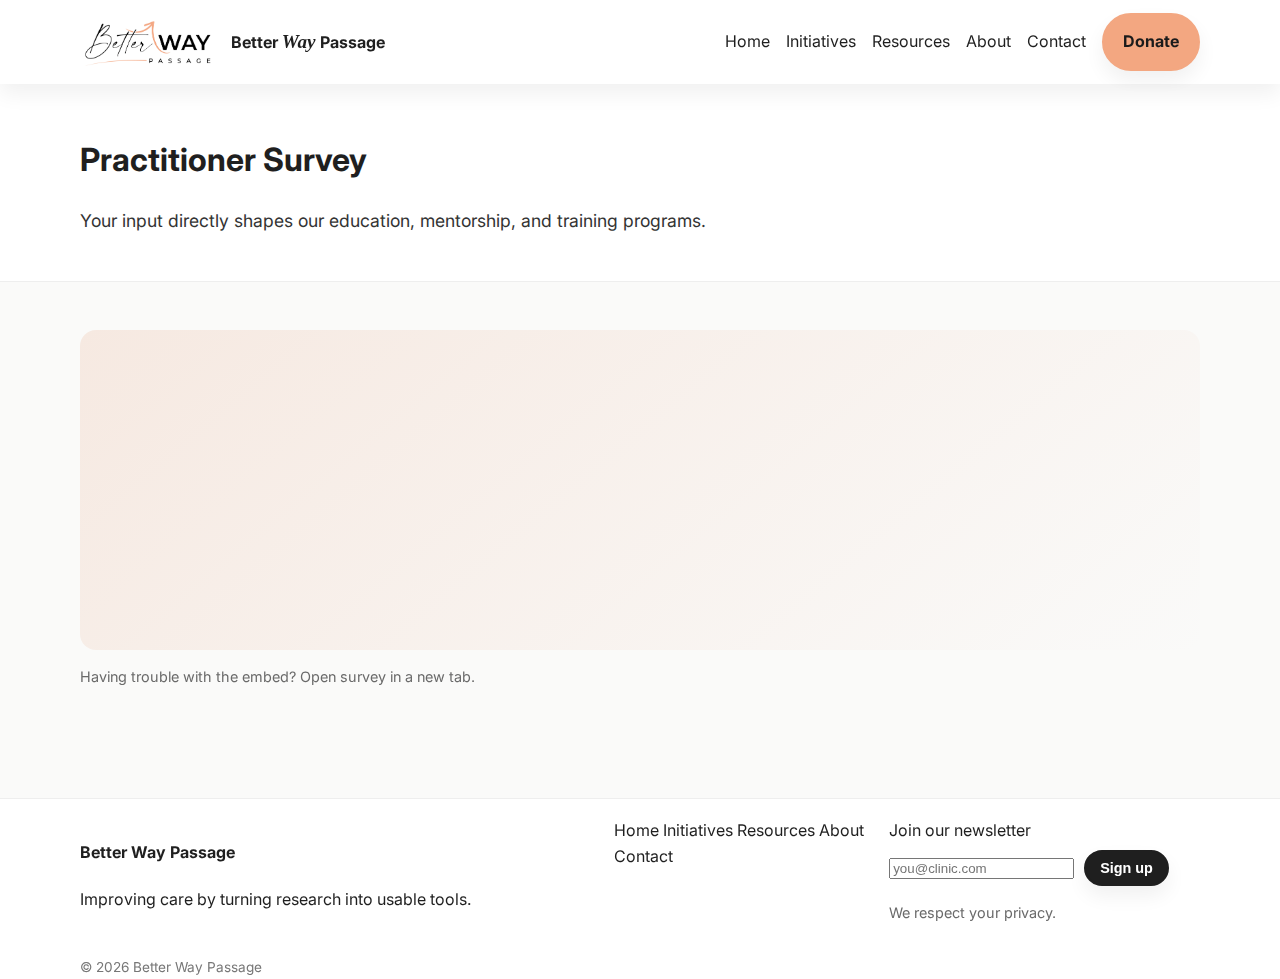
<file: survey.html>
<!doctype html>
<html lang="en">
<head>
  <meta charset="utf-8" />
  <meta name="viewport" content="width=device-width, initial-scale=1" />
  <title>Practitioner Survey • Better Way Passage</title>
  <meta name="description" content="Share your perspective. Our practitioner survey helps shape education, mentorship, and training resources." />
  <link rel="preconnect" href="https://fonts.gstatic.com" crossorigin>
  <link href="https://fonts.googleapis.com/css2?family=Playfair+Display:ital,wght@1,500;1,600&family=Inter:wght@300;400;500;600;700;800&display=swap" rel="stylesheet">
  <link rel="stylesheet" href="css/style.css" />
  <link rel="icon" href="img/favicon.png" />
</head>
<body>
<a class="skip-link" href="#main">Skip to content</a>
<header class="site-header">
  <div class="container nav">
    <a class="brand" href="index.html">
      <img src="img/bwp_wordmark_header.png" alt="Better Way Passage logo" />
      <span class="brand-text">Better <em>Way</em> Passage</span>
    </a>
    <button class="nav-toggle" aria-expanded="false" aria-controls="menu" aria-label="Toggle navigation">
      <span></span><span></span><span></span>
    </button>
    <nav id="menu" class="menu" role="navigation" aria-label="Main">
      <a href="index.html">Home</a>
      <a href="initiatives.html">Initiatives</a>
      <a href="resources.html">Resources</a>
      <a href="about.html">About</a>
      <a href="contact.html">Contact</a>
      <a class="btn donate" href="donate.html">Donate</a>
    </nav>
  </div>
</header>
<main id="main">
  <section class="page-hero small">
    <div class="container">
      <h1>Practitioner Survey</h1>
      <p class="lead">Your input directly shapes our education, mentorship, and training programs.</p>
    </div>
  </section>
  <section class="container section-gap">
    <div class="panel tall" style="padding:0">
      <iframe id="bwp-survey-frame" title="Practitioner Survey" style="width:100%;height:70vh;border:0;border-radius:var(--radius)"></iframe>
    </div>
    <p class="fine">Having trouble with the embed? <a href="#" onclick="window.open(window.BWP_CONFIG.SURVEY_URL,'_blank');return false;">Open survey in a new tab</a>.</p>
  </section>
</main>
<footer class="site-footer">
  <div class="container footer-grid">
    <div>
      <h4>Better Way Passage</h4>
      <p>Improving care by turning research into usable tools.</p>
    </div>
    <nav class="footer-nav">
      <a href="index.html">Home</a>
      <a href="initiatives.html">Initiatives</a>
      <a href="resources.html">Resources</a>
      <a href="about.html">About</a>
      <a href="contact.html">Contact</a>
    </nav>
    <form class="newsletter" onsubmit="return false">
      <label>Join our newsletter</label>
      <div class="row">
        <input type="email" placeholder="you@clinic.com" required />
        <button class="btn small" type="submit" disabled>Sign up</button>
      </div>
      <p class="fine">We respect your privacy.</p>
    </form>
  </div>
  <div class="container tiny">© <span id="year"></span> Better Way Passage</div>
</footer>
<script src="js/main.js"></script>
</body>
</html>
</file>
<file: css/style.css>
:root{
  --bg:#FAFAF9;
  --panel:#FFFFFF;
  --text:#1F1F1F;
  --muted:#6A6A6A;
  --peach:#F3A781;
  --sand:#F6E9E1;
  --success:#1FA77A;
  --radius:16px;
  --shadow:0 10px 20px rgba(0,0,0,.06);
}
*{box-sizing:border-box}
html,body{margin:0;padding:0}
body{
  font-family:Inter,system-ui,-apple-system,Segoe UI,Roboto,Helvetica,Arial,sans-serif;
  color:var(--text);
  background:var(--bg);
  line-height:1.6;
  -webkit-font-smoothing:antialiased;
}
img{max-width:100%;display:block}
a{color:inherit;text-decoration:none}
.container{width:min(1120px,92%);margin:0 auto}
.section-title{font-size:clamp(1.6rem,2.4vw,2.2rem);margin:0 0 1rem 0}
.section-gap{padding:3rem 0}
.center{text-align:center}
.fine{font-size:.9rem;color:var(--muted)}
.tiny{font-size:.85rem;color:#777}
.btn{
  display:inline-flex;align-items:center;justify-content:center;
  background:var(--text);color:#fff;padding:.9rem 1.2rem;border-radius:999px;
  box-shadow:var(--shadow);border:2px solid var(--text);font-weight:600;cursor:pointer
}
.btn.big{padding:1rem 1.4rem;font-size:1.1rem}
.btn.small{padding:.5rem .9rem;font-size:.9rem}
.btn:hover{opacity:.95}
.btn.outline{background:transparent;color:var(--text);border-color:var(--text)}
.btn.donate{background:var(--peach);border-color:var(--peach);color:#1b1b1b;font-weight:700}
.skip-link{position:absolute;left:-1000px;top:-1000px;background:#000;color:#fff;padding:.5rem 1rem;border-radius:8px}
.skip-link:focus{left:1rem;top:1rem;z-index:1000}
/* Header */
.site-header{background:var(--panel);position:sticky;top:0;z-index:10;box-shadow:var(--shadow)}
.site-header .nav{display:flex;align-items:center;justify-content:space-between;padding:.6rem 0}
.brand{display:flex;align-items:center;gap:.7rem}
.brand img{height:56px;width:auto;object-fit:contain}
.brand-text{font-weight:700}
.brand-text em{font-family:'Great Vibes',cursive;font-size:1.2em;color:var(--text)}
.menu{display:flex;gap:1rem;align-items:center}
.nav-toggle{display:none;background:transparent;border:none;padding:.4rem;cursor:pointer}
.nav-toggle span{display:block;width:24px;height:2px;background:#333;margin:5px 0;border-radius:2px}
/* Hero */
.hero{background:radial-gradient(1200px 600px at 110% -20%, var(--sand), transparent), var(--panel);}
.hero-inner{display:grid;grid-template-columns:1.1fr .9fr;gap:2rem;align-items:center;padding:3rem 0}
.hero h1{font-size:clamp(1.8rem,3.3vw,3rem);line-height:1.2;margin:.4rem 0 1rem}
.hero .eyebrow{letter-spacing:.12em;text-transform:uppercase;color:var(--muted);font-size:.8rem;margin:0}
.lead{font-size:1.1rem;color:#333}
.cta-row{display:flex;gap:1rem;margin:1rem 0 1.2rem}
.checks{list-style:none;display:flex;gap:1rem;padding:0;margin:0;color:#333;flex-wrap:wrap}
.accent{font-family:'Great Vibes',cursive;color:#000}
.hero-art{position:relative;min-height:280px}
.arc{position:absolute;width:280px;height:280px;border-bottom:4px solid var(--peach);border-right:4px solid var(--peach);border-radius:50%;bottom:10%;left:10%}
.dots{position:absolute;width:260px;height:260px;border-radius:50%;inset:auto auto 14% 16%;
  background:radial-gradient(circle at 0 0, var(--peach) 2px, transparent 2.5px) 0 0/22px 22px;
  mask:radial-gradient(farthest-side, transparent calc(100% - 6px), #000 0)
}
/* Stats */
.stats{background:var(--panel);padding:1.2rem 0;border-top:1px solid #eee;border-bottom:1px solid #eee}
.stat-grid{display:grid;grid-template-columns:repeat(4,1fr);gap:1rem}
.stat-grid .num{font-size:2rem;font-weight:800}
.suffix{margin-left:.2rem}
/* Cards */
.card-grid{display:grid;grid-template-columns:repeat(3,1fr);gap:1rem}
.card-grid.three{grid-template-columns:repeat(3,1fr)}
.card{background:var(--panel);padding:1.2rem;border-radius:var(--radius);box-shadow:var(--shadow);border:1px solid #eee}
.card:hover{transform:translateY(-2px);transition:transform .2s ease}
/* Page hero */
.page-hero{background:var(--panel);padding:2.4rem 0;border-bottom:1px solid #eee}
.page-hero.small{padding:1.8rem 0}
/* Two-col */
.two-col{display:grid;grid-template-columns:1fr 1fr;gap:2rem;align-items:center}
.panel{background:linear-gradient(140deg, var(--sand), transparent);height:220px;border-radius:var(--radius)}
.panel.tall{height:320px}
.section-block{padding:2.6rem 0}
.section-block.alt{background:var(--panel)}
/* Team */
.team-grid{display:grid;grid-template-columns:repeat(3,1fr);gap:1rem}
.team-card{background:var(--panel);padding:1rem;border-radius:var(--radius);box-shadow:var(--shadow);text-align:center}
.avatar{width:88px;height:88px;background:linear-gradient(120deg,#ddd,#f5f5f5);border-radius:50%;margin:0 auto 10px}
/* Donate */
.donate-grid{display:grid;grid-template-columns:1.1fr .9fr;gap:2rem}
.donate-panel{background:var(--panel);border-radius:var(--radius);padding:1.2rem;box-shadow:var(--shadow)}
.amounts{display:flex;flex-wrap:wrap;gap:.6rem;margin-bottom:.6rem}
.chip{background:#f4f4f4;border:1px solid #e5e5e5;border-radius:999px;padding:.6rem .9rem;cursor:pointer}
.chip.active{background:var(--peach);border-color:var(--peach)}
.row{display:flex;align-items:center;gap:.6rem;margin:.6rem 0}
/* Contact */
.contact-form{display:grid;gap:.5rem;background:var(--panel);padding:1rem;border-radius:var(--radius);box-shadow:var(--shadow)}
.contact-form input,.contact-form select,.contact-form textarea{padding:.7rem;border:1px solid #ddd;border-radius:10px}
.survey .survey-box{background:var(--panel);padding:1rem;border-radius:var(--radius);box-shadow:var(--shadow)}
/* Footer */
.site-footer{margin-top:3rem;background:var(--panel);border-top:1px solid #eee}
.footer-grid{display:grid;grid-template-columns:2fr 1fr 1.2fr;gap:1rem;padding:1.2rem 0}
.newsletter .row{display:flex;gap:.6rem;margin:.4rem 0}
/* Utilities */
.list{padding-left:1rem}
.list li{margin: .3rem 0}
/* Filters */
.filters{padding:1rem 0}
.filter-grid{display:grid;grid-template-columns:2fr 1fr 1fr 1fr;gap:.6rem;background:var(--panel);padding:.8rem;border-radius:var(--radius);box-shadow:var(--shadow)}
/* Story */
.story{background:var(--panel);}
.story-inner{display:grid;grid-template-columns:1fr;gap:1rem;padding:2rem 0;position:relative}
.story blockquote{font-size:1.2rem;margin:0;padding:0 0 0 1rem;border-left:4px solid var(--peach)}
.story .curve{height:6px;background:conic-gradient(from 90deg, var(--peach), transparent);border-radius:6px}
/* Responsive */
@media (max-width: 960px){
  .hero-inner,.two-col,.donate-grid{grid-template-columns:1fr}
  .card-grid,.team-grid,.stat-grid,.filter-grid{grid-template-columns:1fr 1fr}
  .menu{position:fixed;inset:60px 0 auto 0;background:var(--panel);padding:1rem;flex-direction:column;box-shadow:var(--shadow);transform:translateY(-110%);transition:transform .2s ease}
  .nav-toggle{display:block}
  .footer-grid{grid-template-columns:1fr}
}
@media (max-width: 560px){
  .card-grid,.team-grid,.stat-grid{grid-template-columns:1fr}
}
@media (prefers-reduced-motion: reduce){
  .card:hover{transform:none}
}

.site-header .nav{min-height:84px}

.hero-art{position:relative;display:flex;align-items:center;justify-content:center;min-height:280px}
.hero-logo{max-width:clamp(200px,28vw,360px);height:auto;filter:drop-shadow(0 8px 14px rgba(0,0,0,.10))}
.reveal{opacity:0;transform:translateY(12px);transition:opacity .6s ease, transform .6s ease}
.reveal.show{opacity:1;transform:none}
</file>
